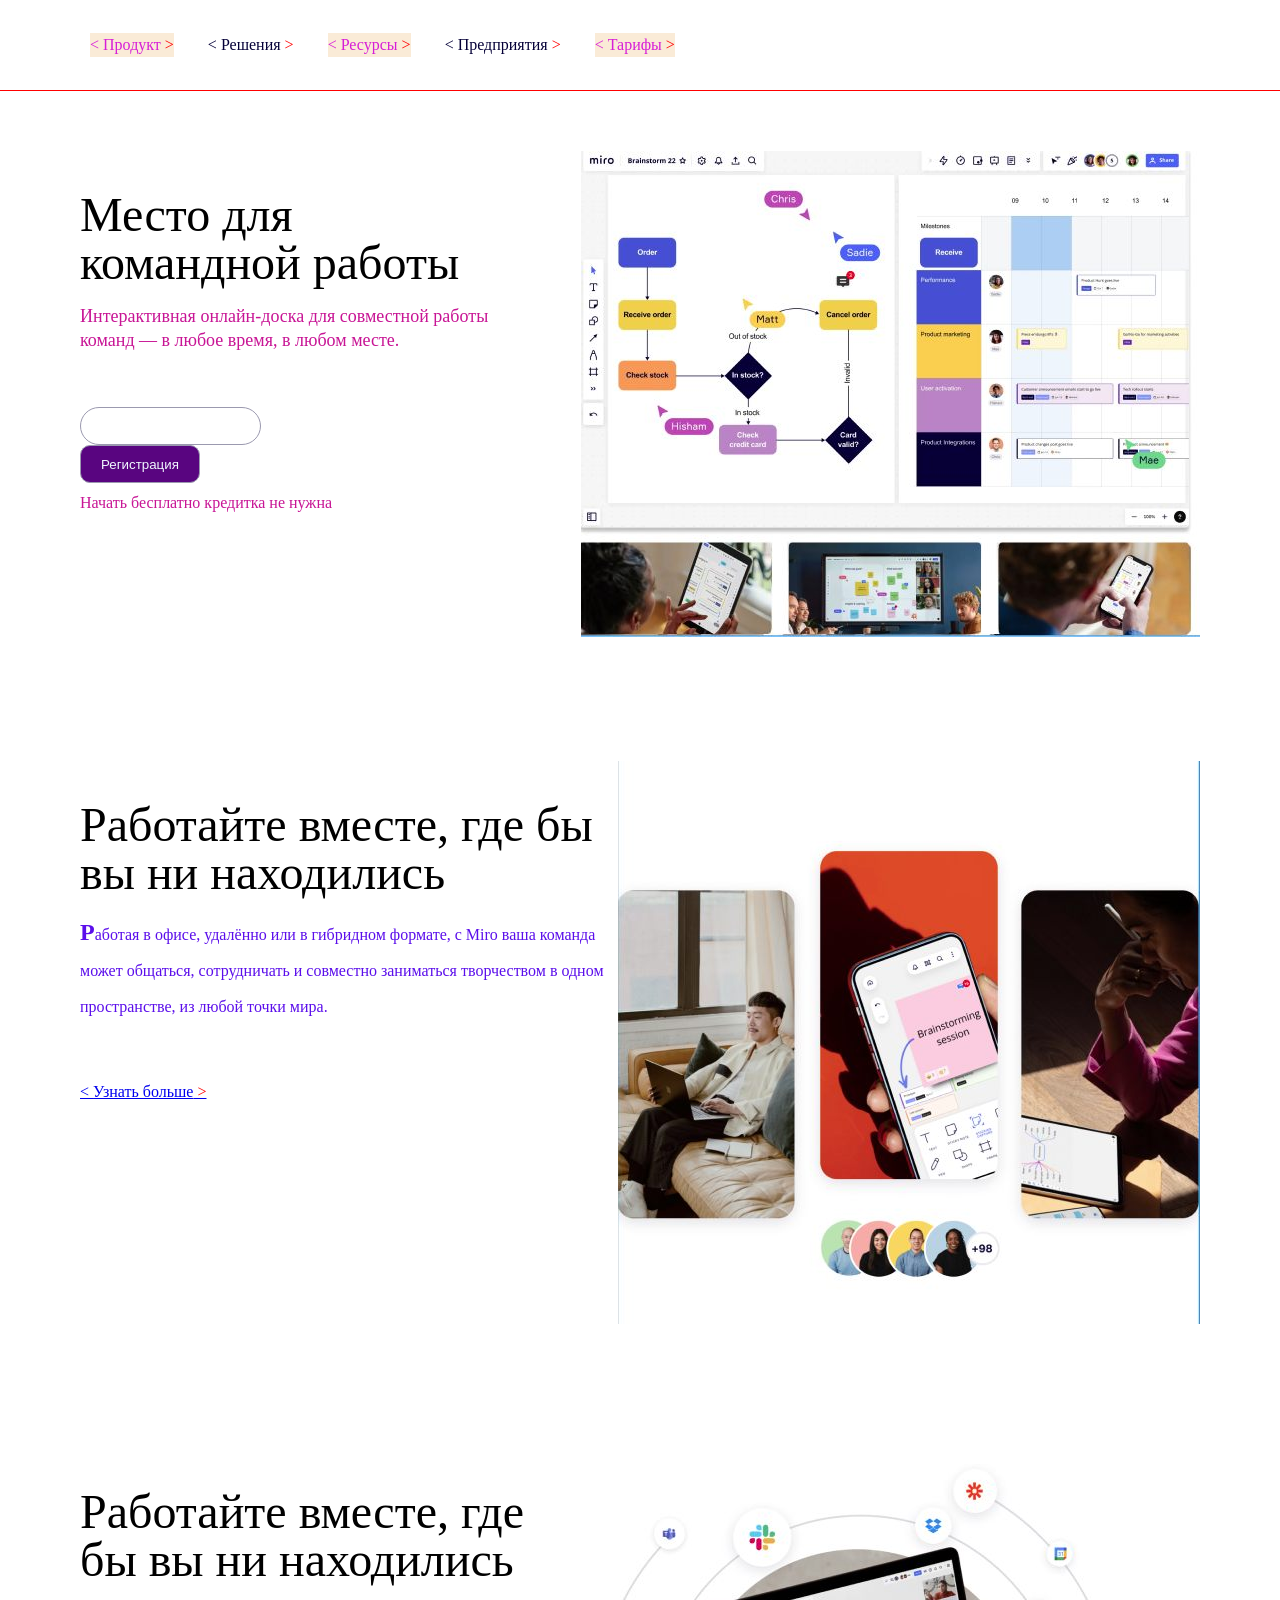
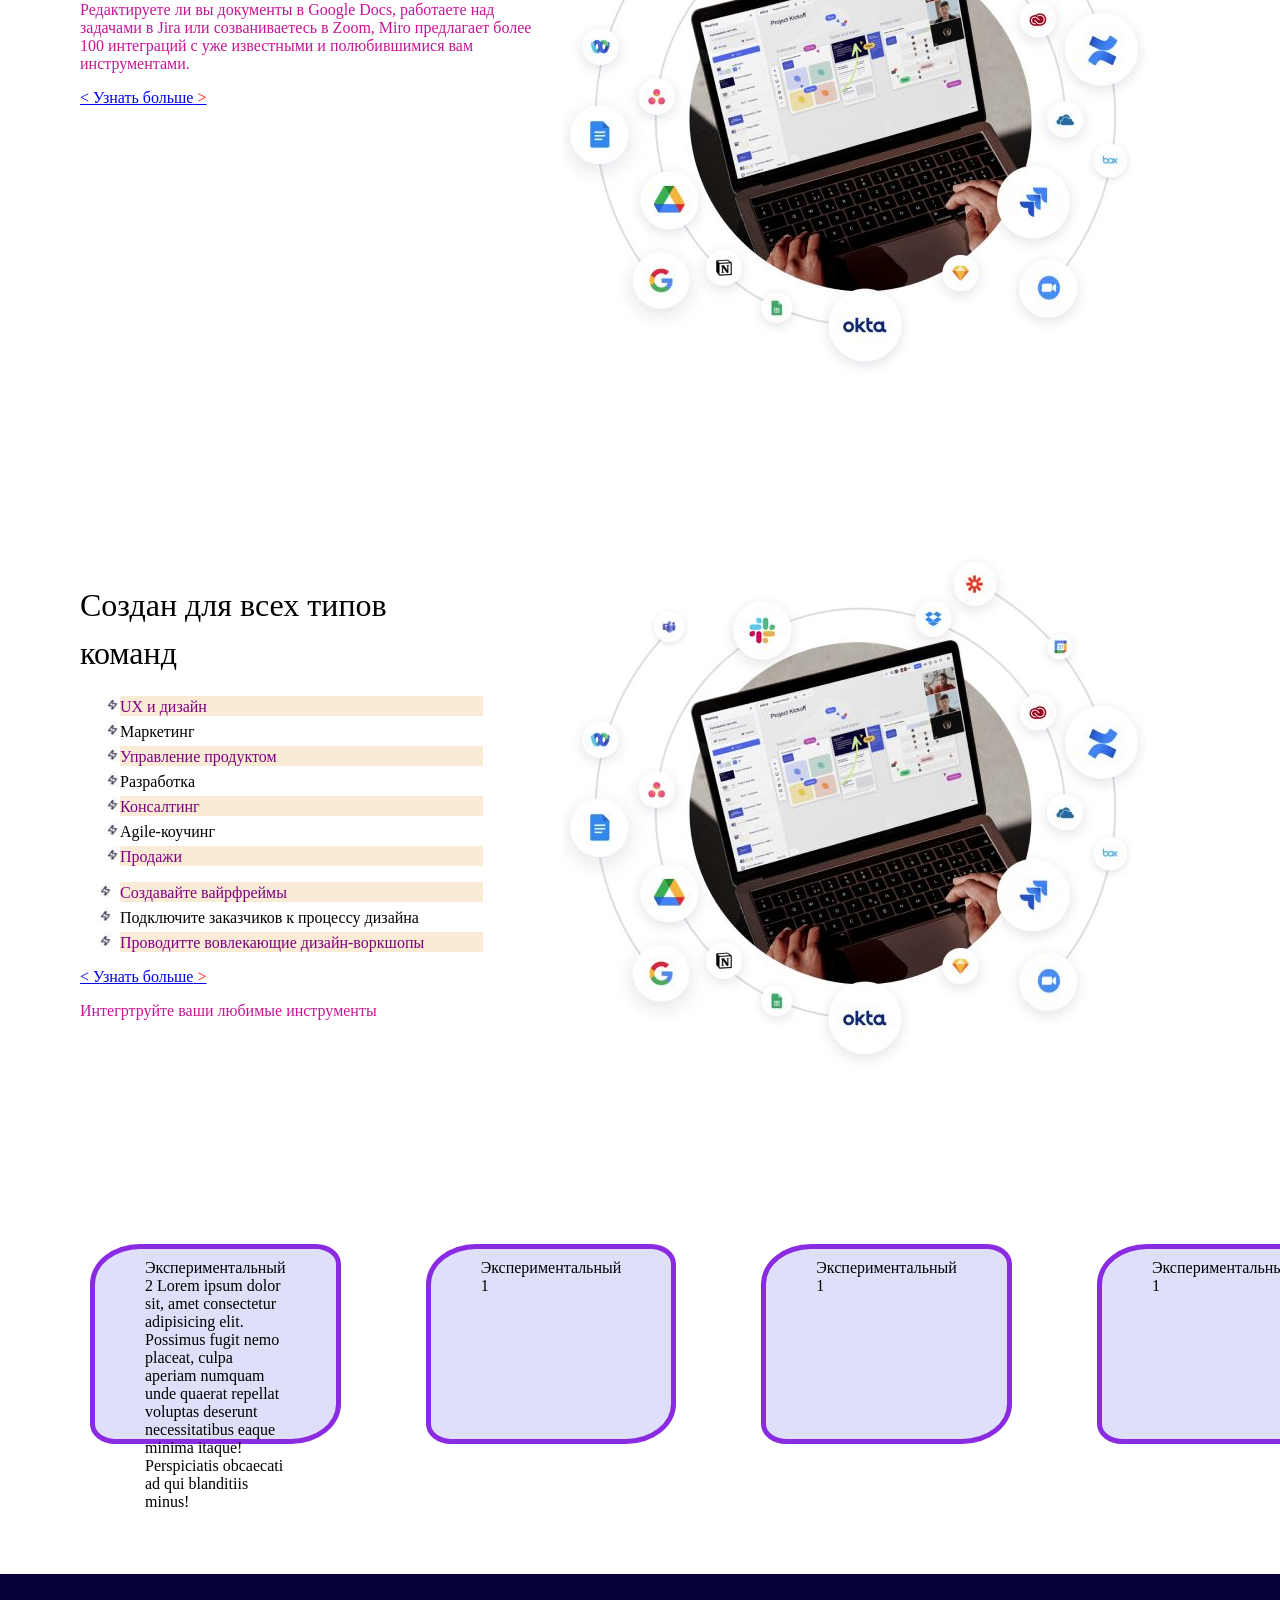
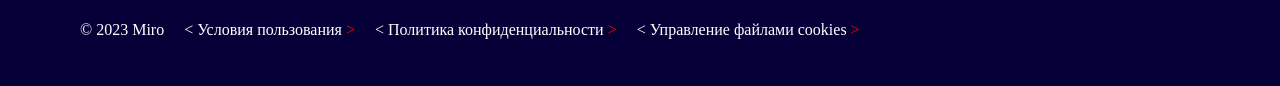
<file: 1-Mirs/index.html>
<!DOCTYPE html>
<html lang="ru">

<head>
    <meta charset="UTF-8">
    <meta name="viewport" content="width=device-width, initial-scale=1.0">
    <link rel="stylesheet" href="./styles/style.css">

    <title>Document</title>
</head>

<body>
    <header>
        <nav>
            <ul>
                <li><a href="#" target="_blank" rel="noopener noreferrer">Продукт</a></li>
                <li><a href="#" target="_blank" rel="noopener noreferrer">Решения</a></li>
                <li><a href="#" target="_blank" rel="noopener noreferrer">Ресурсы</a></li>
                <li><a href="#" target="_blank" rel="noopener noreferrer">Предприятия</a></li>
                <li><a href="#" target="_blank" rel="noopener noreferrer">Тарифы</a></li>
            </ul>
        </nav>
    </header>
    <main>
        <section id="hero">
            <div>
                <h1>Место для командной работы</h1>
                <p class="herotext">Интерактивная онлайн-доска для совместной работы команд — в любое время, в любом
                    месте.</p>

                <form action="/register" method="get" class="heroForm">
                    <div><input type="email" name="email" id="email"></div>
                    <div><button type="submit" id="heroButton">Регистрация</button></div>
                </form>

                <p>Начать бесплатно кредитка не нужна</p>
            </div>
            <div>
                <img src="./img/1.jpg" alt="Первое изображение">
            </div>
        </section>
        <section class="section">
            <div>
                <h1>Работайте вместе, где бы вы ни находились</h1>
                <p class="sectiontext">Работая в офисе, удалённо или в гибридном формате, с Miro ваша команда может
                    общаться, сотрудничать и
                    совместно заниматься творчеством в одном пространстве, из любой точки мира.</p>
                <br>
                <a href="#" target="_blank" rel="noopener noreferrer">Узнать больше</a>
            </div>
            <div>
                <img src="./img/2.jpg" alt="Какое-то еще изображение">
            </div>
        </section>
        <section class="section section-reverse">
            <div>
                <img src="./img/3.jpg" alt="Круглое изображение">
            </div>
            <div>
                <h1>Работайте вместе, где бы вы ни находились</h1>
                <p class="notsectiontext">Редактируете ли вы документы в Google Docs, работаете над задачами в Jira или
                    созваниваетесь в Zoom, Miro
                    предлагает более 100 интеграций с уже известными и полюбившимися вам инструментами.</p>
    
                <a href="#" target="_blank" rel="noopener noreferrer">Узнать больше</a>
            </div>
        </section>
        <section id="hero">
            <div>
                <h2>
                    Создан для всех типов команд
                </h2>
                <ul class="secSectionList">
                    <li>UX и дизайн</li>
                    <li>Маркетинг</li>
                    <li>Управление продуктом</li>
                    <li>Разработка</li>
                    <li>Консалтинг</li>
                    <li>Agile-коучинг</li>
                    <li>Продажи</li>
                </ul>
                <ul class="sectionList">
                    <li>Создавайте вайрфреймы</li>
                    <li>Подключите заказчиков к процессу дизайна</li>
                    <li>Проводитте вовлекающие дизайн-воркшопы</li>
                </ul>
                <a href="#" target="_blank" rel="noopener noreferrer">Узнать больше</a>
                <br>
                <p>Интегртруйте ваши любимые инструменты</p>
            </div>
            <div>
                <img src="./img/3.jpg" alt="заменить">
            </div>
        </section>
        <section class="exp" id="hero">
            <div> Экспериментальный 2 Lorem ipsum dolor sit, amet consectetur adipisicing elit. Possimus fugit nemo
                placeat, culpa aperiam numquam unde quaerat repellat voluptas deserunt necessitatibus eaque minima
                itaque! Perspiciatis obcaecati ad qui blanditiis minus!</div>
            <div> Экспериментальный 1 </div>
            <div> Экспериментальный 1 </div>
            <div> Экспериментальный 1 </div>
            <div> Экспериментальный 1 </div>
            <div> Экспериментальный 1 </div>
        </section>
    </main>
    <footer>
        <div>© 2023 Miro
            <a href="#" target="_blank" rel="noopener noreferrer" class="link">Условия пользования</a>
            <a href="#" target="_blank" rel="noopener noreferrer" class="link">Политика конфиденциальности</a>
            <a href="#" target="_blank" rel="noopener noreferrer" class="link">Управление файлами cookies</a>
        </div>
    </footer>
</body>

</html>
</file>
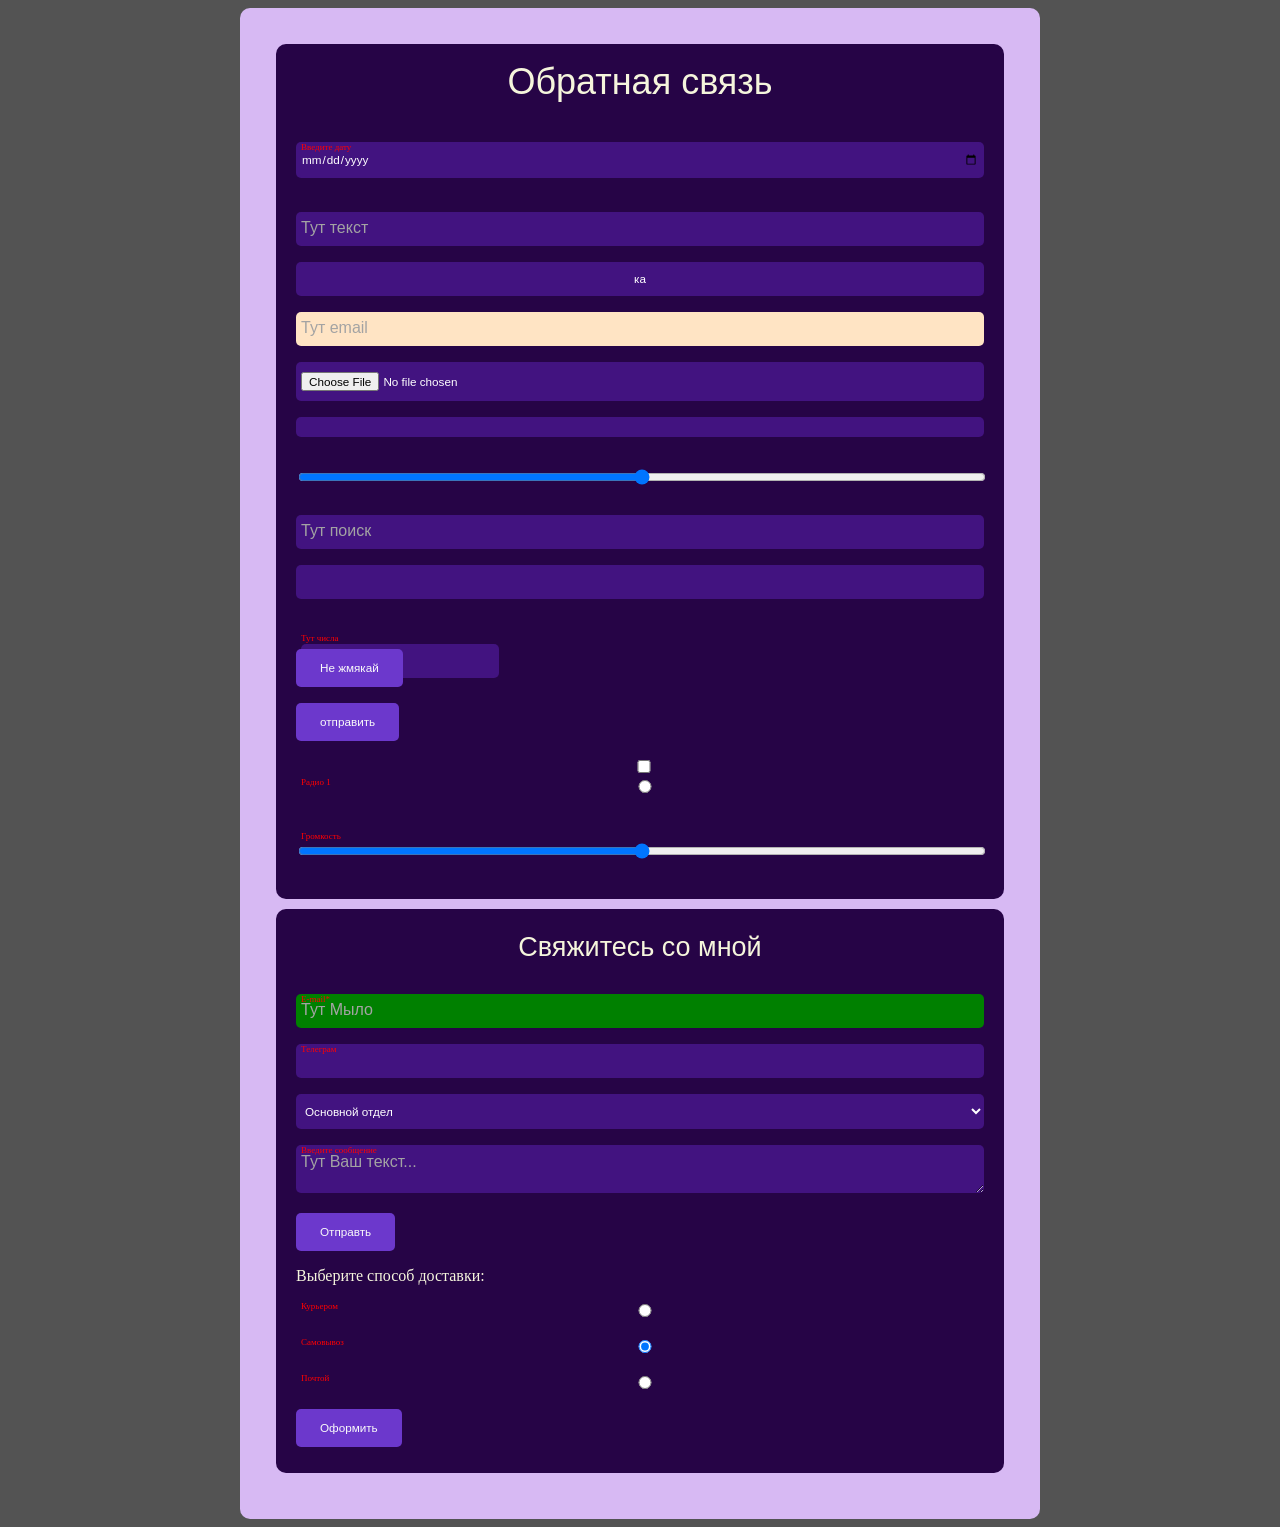
<file: 2-PurpleForm/index.html>
<!DOCTYPE html>
<html lang="en">

<head>
    <meta charset="UTF-8">
    <meta name="viewport" content="width=device-width, initial-scale=1.0">
    <link rel="stylesheet" href="./styles/style.css">
    <title>Формы</title>
</head>

<body>
    <main>
        <div class="allForm">
            <h1>Обратная связь</h1>
            <form action="/test">
                <div class="fields">
                    <label for="datab">Введите дату</label>
                    <input type="date" placeholder="дейт" id="datab">
                </div>
                <br>
                <div class="fields"><input type="text" placeholder="Тут текст"></div>
                <div class="fields"><input type="button" placeholder="Тут кноп" value="ка"></div>
                <div class="fields"><input type="email" placeholder="Тут email" name="мыло" id=""></div>
                <div class="fields"><input type="file" placeholder="Тут файл" name="файл" id=""></div>
                <div class="fields"><input type="image" placeholder="Тут фото" src="" alt=""></div>
                <div class="fields"><input type="range" placeholder="Тут range" name="" id=""></div>
                <div class="fields">
                    <input type="search" placeholder="Тут поиск" name="" id="">                   
                </div>
                <div class="fields"><input type="tel" name="" id=""></div>
                <br>
                <div class="fields">
                    <label>
                        <span>
                            Тут числа
                        </span>
                        <input type="number" placeholder="Тут цифры" name="num" id="">
                    </label>
                </div>
                <div class="fields"><button disabled="disabled">Не жмякай</button></div>
                <div class="fields"><button>отправить</button></div>
                <input type="checkbox" name="agree" id="agree">
                <div class="fields">
                    <label for="sel">Радио 1</label>
                    <input type="radio" name="selerad" id="sel">
                </div>
                <br>
        
                <div class="fields">
                    <label for="vol">Громкость</label>
                    <input type="range" name="volume" id="vol">
                </div>
            </form>
        </div>
    
        <div class = "allForm">
            <h2>Свяжитесь со мной</h2>
            <form action="#">
                <div class="fields">
                    <label for="ema">E-mail*</label>
                    <input type="email" placeholder="Тут Мыло" name="email" id="ema" required>
                </div>
                <div class="fields">
                    <label for="tg">Телеграм</label>
                    <input type="text" id="tg">
                </div>
    
                <div class="fields">
                    <select name="selth" id="selth">
                        <option value="main">Основной отдел</option>
                        <option value="sec">Второй отдел</option>
                    </select>
                </div>
                <div class="fields">
                    <label for="mess">Введите сообщение</label>
                    <textarea placeholder="Тут Ваш текст..." name="mess" id="mess"></textarea>
                </div>
                <div class="fields">
                    <button type="submit">Отправть</button>
                </div>
            </form>
            <div class="fields">
                <form action="/delivery" method="post">
                    <div>
                        <p>Выберите способ доставки:</p>
                    </div>
                    <div class="fields">
                        <label for="courier">Курьером</label>
                        <input type="radio" name="delivery" id="courier" value="courier">
                    </div>
                    <div class="fields">
                        <label for="pickup">Самовывоз</label>
                        <input type="radio" name="delivery" id="pickup" value="pickup" checked>
                    </div>
                    <div class="fields">
                        <label for="post">Почтой</label>
                        <input type="radio" name="delivery" id="post" value="post">
                    </div>
                    <div class="fields">
                        <button type="submit">Оформить</button>
                    </div>
                </form>
            </div>
    
    
        </div>
    </main>

</body>

</html>
</file>
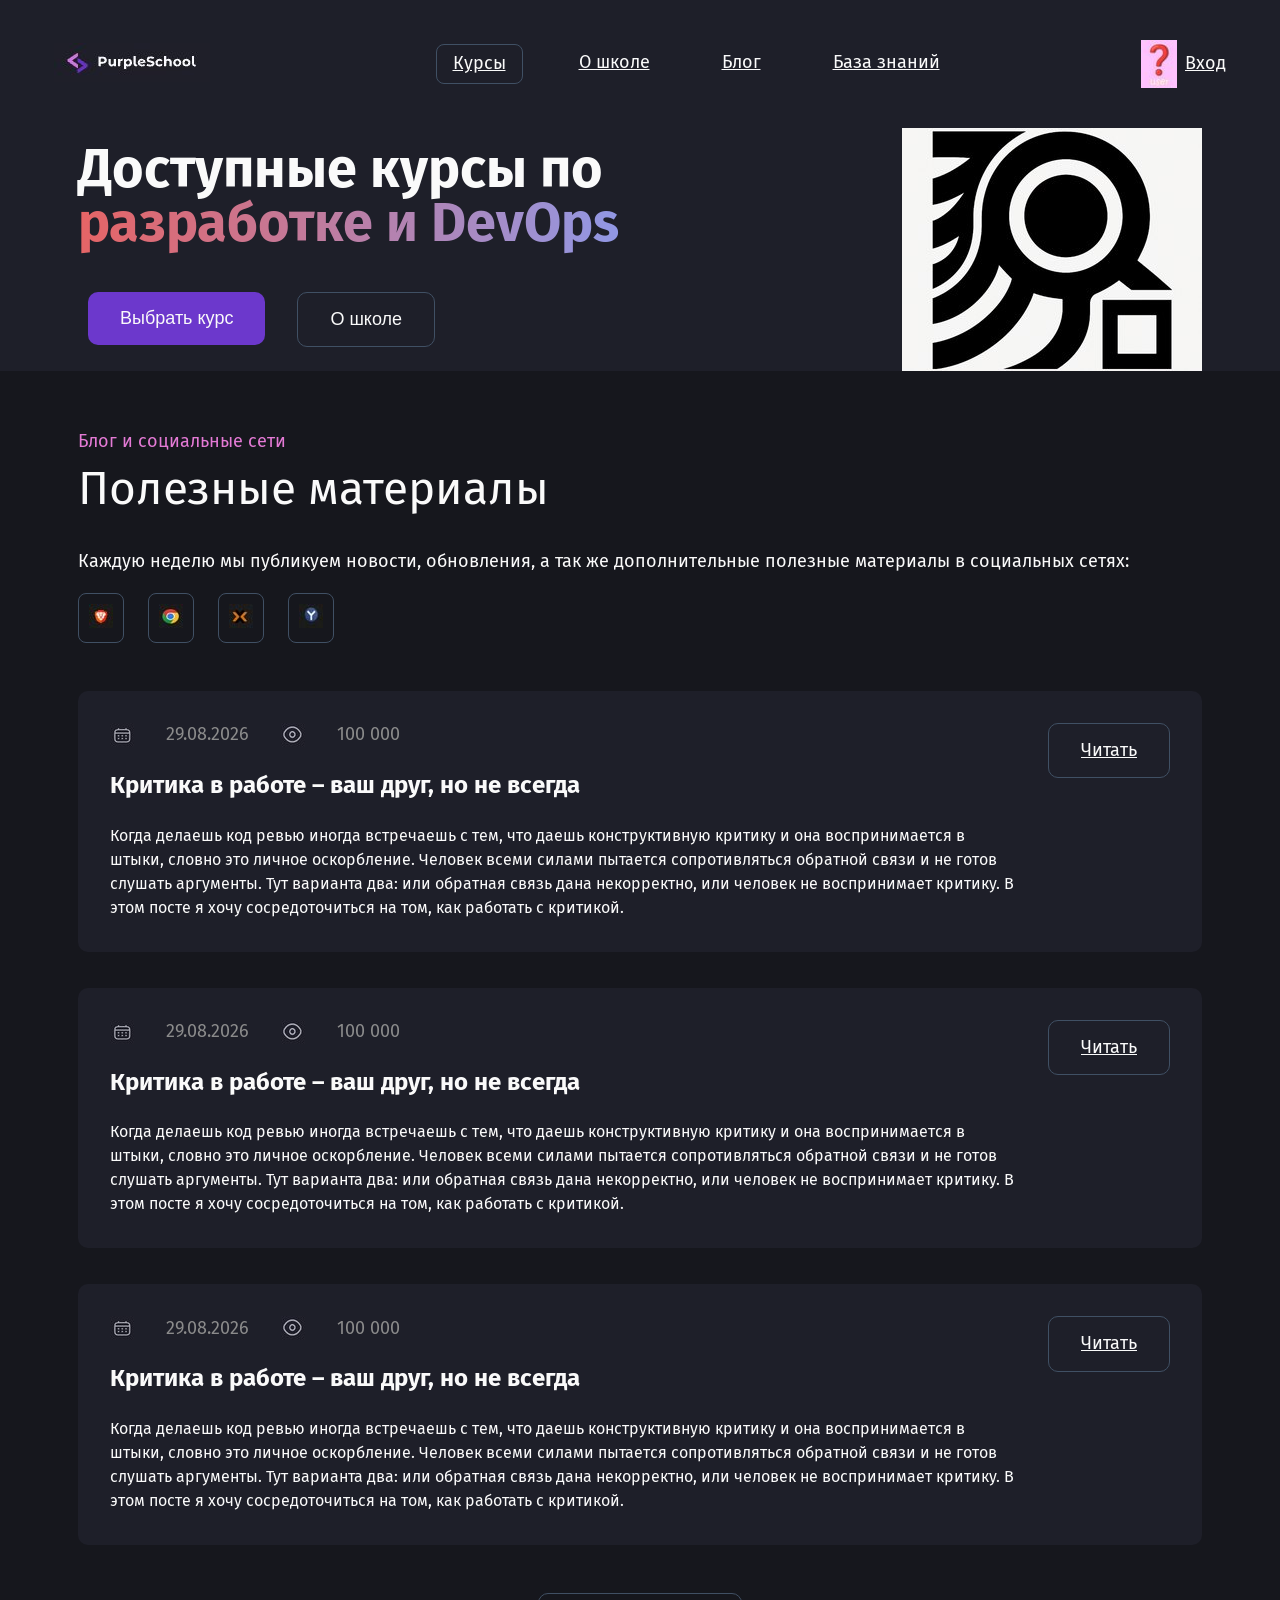
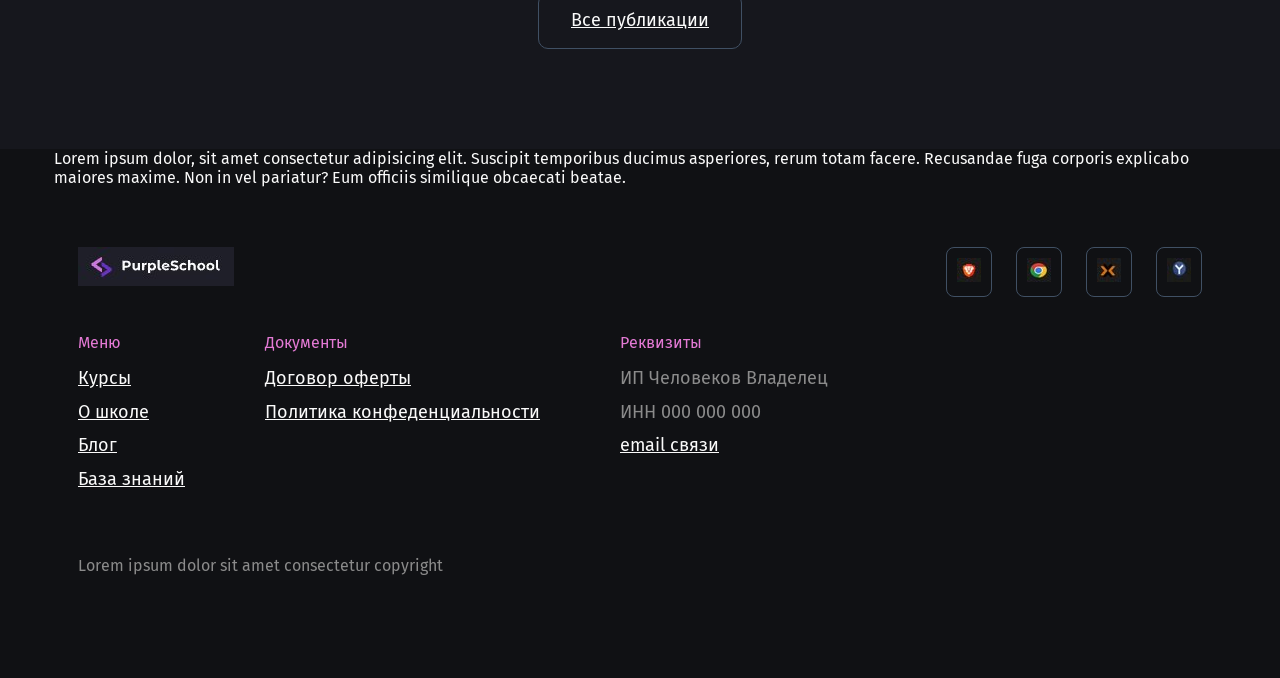
<file: 20-site/index.html>
<!doctype html>
<html lang="ru">
  <head>
    <meta charset="UTF-8" />
    <meta name="viewport" content="width=device-width, initial-scale=1.0" />
    <title>Школа разработки</title>
    <link rel="stylesheet" href="./style/header.css" />
    <link rel="stylesheet" href="./style/footer.css" />
    <link rel="stylesheet" href="./style/global.css" />
    <link rel="stylesheet" href="./style/page.css" />
    <link rel="stylesheet" href="./style/components.css" />
    <link rel="preconnect" href="https://fonts.googleapis.com" />
    <link rel="preconnect" href="https://fonts.gstatic.com" crossorigin />
    <link
      href="https://fonts.googleapis.com/css2?family=Fira+Sans:ital,wght@400;700&family=Neucha&display=swap"
      rel="stylesheet"
    />
  </head>

  <body>
    <header class="header">
      <div class="header__wrapper">
        <a href=""
          ><img class="header__logo" src="./images/logo.jpg" alt="логотип"
        /></a>
        <nav>
          <ul class="menu">
            <li class="menu__item menu__item_active"><a href="">Курсы</a></li>
            <li class="menu__item"><a href="">О школе</a></li>
            <li class="menu__item"><a href="">Блог</a></li>
            <li class="menu__item"><a href="">База знаний</a></li>
          </ul>
        </nav>
        <a class="header__login" href="#" aria-label="Вход в личный кабинет">
          <img src="./images/icon_user_noname.jpg" alt="иконка пользователя" />
          <div>Вход</div>
        </a>
        <button
          class="header__mobile-menu-button"
          aria-expanded="false"
          aria-haspopup="true"
        >
          <img src="./images/mmenu.jpg" alt="мобильное меню" />
        </button>
      </div>
    </header>
    <section class="section section_light">
      <div class="hero">
        <div class="hero__left">
          <h1 class="hero__h1">
            Доступные курсы по <br />
            <span class="hero__h1_gradient">разработке и DevOps</span>
          </h1>
          <div class="hero_cta">
            <a href="#"><button class="button button_primary">Выбрать курс</button></a>
            <a href="#"><button class="button button_ghost">О школе</button></a>
          </div>
        </div>
        <img
          class="hero__right"
          src="./images/heroblock.jpg"
          alt="фото курса"
        />
      </div>
    </section>
    <section class="section">
      <div class="section__wrapper">
        <div class="headling">
          <div class="headling__top">Блог и социальные сети</div>
          <h2 class="headling__bottom">Полезные материалы</h2>
        </div>
        <p class="paragraph paragraph_32">
          Каждую неделю мы публикуем новости, обновления, а так же
          дополнительные полезные материалы в социальных сетях:
        </p>
        <div class="social-icons">
          <a href="#" class="social-icons__icon"
            ><img src="./icon/icon_brave.jpg" alt="Brave school"
          /></a>
          <a href="#" class="social-icons__icon"
            ><img src="./icon/icon_gobro.jpg" alt="Google school"
          /></a>
          <a href="#" class="social-icons__icon"
            ><img src="./icon/icon_proxmox.jpg" alt="Proxmox school"
          /></a>
          <a href="#" class="social-icons__icon"
            ><img src="./icon/icon_yabro.jpg" alt="Yandex school"
          /></a>
        </div>
        <div class="post-wrapper">
            <article>
                <div class="post card card__32">
                    <div class="post__content">
                        <div class="post__stats">
                            <div class="post__stat">
                                <img src="./icon/icon_calendar.jpg" alt="дата выхода">
                                29.08.2026
                                <img src="./icon/icon_eye.jpg" alt="проосмотры">
                                100 000
                            </div>
                        </div>
                        <h3 class="post__header">Критика в работе – ваш друг, но не всегда
                        </h3>
                        <div class="post__description">Когда делаешь код ревью иногда встречаешь с тем, что даешь конструктивную критику и она воспринимается в штыки, словно это личное оскорбление. Человек всеми силами пытается сопротивляться обратной связи и не готов слушать аргументы. Тут варианта два: или обратная связь дана некорректно, или человек не воспринимает критику. В этом посте я хочу сосредоточиться на том, как работать с критикой.
                        </div>
                    </div>
                    <div class="post__button">
                        <a href="#" class="button button_ghost">Читать</a>
                    </div>
                </div>
            </article>
                        <article>
                <div class="post card card__32">
                    <div class="post__content">
                        <div class="post__stats">
                            <div class="post__stat">
                                <img src="./icon/icon_calendar.jpg" alt="дата выхода">
                                29.08.2026
                                <img src="./icon/icon_eye.jpg" alt="проосмотры">
                                100 000
                            </div>
                        </div>
                        <h3 class="post__header">Критика в работе – ваш друг, но не всегда
                        </h3>
                        <div class="post__description">Когда делаешь код ревью иногда встречаешь с тем, что даешь конструктивную критику и она воспринимается в штыки, словно это личное оскорбление. Человек всеми силами пытается сопротивляться обратной связи и не готов слушать аргументы. Тут варианта два: или обратная связь дана некорректно, или человек не воспринимает критику. В этом посте я хочу сосредоточиться на том, как работать с критикой.
                        </div>
                    </div>
                    <div class="post__button">
                        <a href="#" class="button button_ghost">Читать</a>
                    </div>
                </div>
            </article>
                        <article>
                <div class="post card card__32">
                    <div class="post__content">
                        <div class="post__stats">
                            <div class="post__stat">
                                <img src="./icon/icon_calendar.jpg" alt="дата выхода">
                                29.08.2026
                                <img src="./icon/icon_eye.jpg" alt="проосмотры">
                                100 000
                            </div>
                        </div>
                        <h3 class="post__header">Критика в работе – ваш друг, но не всегда
                        </h3>
                        <div class="post__description">Когда делаешь код ревью иногда встречаешь с тем, что даешь конструктивную критику и она воспринимается в штыки, словно это личное оскорбление. Человек всеми силами пытается сопротивляться обратной связи и не готов слушать аргументы. Тут варианта два: или обратная связь дана некорректно, или человек не воспринимает критику. В этом посте я хочу сосредоточиться на том, как работать с критикой.
                        </div>
                    </div>
                    <div class="post__button">
                        <a href="#" class="button button_ghost">Читать</a>
                    </div>
                </div>
            </article>
        </div>
        <div class="button-more">
             <a href="#" class="button button_ghost">Все публикации</a>
        </div>
      </div>
    </section>
    <footer class="footer">
      <div class="fadetext">
        Lorem ipsum dolor, sit amet consectetur adipisicing elit. Suscipit
        temporibus ducimus asperiores, rerum totam facere. Recusandae fuga
        corporis explicabo maiores maxime. Non in vel pariatur? Eum officiis
        similique obcaecati beatae.
      </div>
      <div class="footer__wrapper">
        <div class="footer__social">
          <div>
            <a href="#"
              ><img class="footer__logo" src="./images/logo.jpg" alt="логотип"
            /></a>
          </div>
          <div class="social-icons">
            <a href="#" class="social-icons__icon"
              ><img src="./icon/icon_brave.jpg" alt="Brave school"
            /></a>
            <a href="#" class="social-icons__icon"
              ><img src="./icon/icon_gobro.jpg" alt="Google school"
            /></a>
            <a href="#" class="social-icons__icon"
              ><img src="./icon/icon_proxmox.jpg" alt="Proxmox school"
            /></a>
            <a href="#" class="social-icons__icon"
              ><img src="./icon/icon_yabro.jpg" alt="Yandex school"
            /></a>
          </div>
        </div>
        <div class="footer__menu">
          <nav>
            <div class="footer__menu-header">Меню</div>
            <ul class="menu-small">
              <li class="menu-small__item"><a href="">Курсы</a></li>
              <li class="menu-small__item"><a href="">О школе</a></li>
              <li class="menu-small__item"><a href="">Блог</a></li>
              <li class="menu-small__item"><a href="">База знаний</a></li>
            </ul>
          </nav>
          <div>
            <div class="footer__menu-header">Документы</div>
            <ul class="menu-small">
              <li class="menu-small__item"><a href="">Договор оферты</a></li>
              <li class="menu-small__item">
                <a href="">Политика конфеденциальности</a>
              </li>
            </ul>
          </div>
          <div>
            <div class="footer__menu-header">Реквизиты</div>
            <ul class="menu-small">
              <li class="menu-small__item">ИП Человеков Владелец</li>
              <li class="menu-small__item">ИНН 000 000 000</li>
              <li class="menu-small__item"><a href="">email связи</a></li>
            </ul>
          </div>
        </div>
        <div class="footer__copyrights">
          Lorem ipsum dolor sit amet consectetur copyright
        </div>
      </div>
    </footer>
  </body>
</html>
</file>
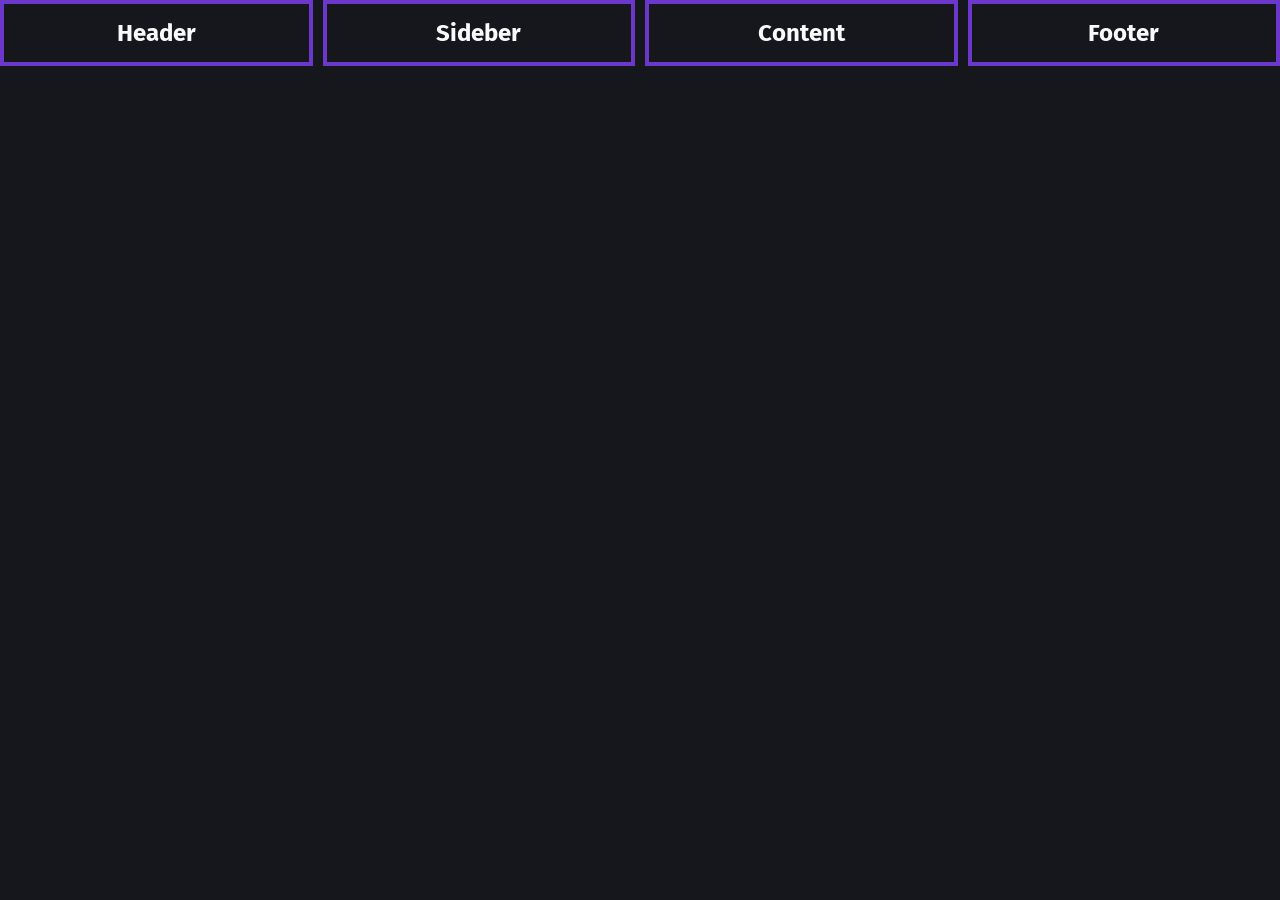
<file: 21-grid/index.html>
<!DOCTYPE html>
<html lang="ru">

<head>
    <meta charset="UTF-8">
    <meta name="viewport" content="width=device-width, initial-scale=1.0">
    <title>Гриды</title>
    <link rel="stylesheet" href="./styles/styles.css">
    <link rel="preconnect" href="https://fonts.googleapis.com" />
    <link rel="preconnect" href="https://fonts.gstatic.com" crossorigin />
    <link href="https://fonts.googleapis.com/css2?family=Fira+Sans:ital,wght@400;700&family=Neucha&display=swap"
        rel="stylesheet" />
</head>

<body>

    <div class="wrapper">
        <div class="item">Header</div>
        <div class="item">Sideber</div>
        <div class="item">Content</div>
        <div class="item">Footer</div>
   <!--   <div class="item">1</div>
        <div class="item">2</div>
        <div class="item">3</div>
        <div class="item">4</div>
        <div class="item">5</div>
        <div class="item">6</div>
        <div class="item">7</div>
        <div class="item">8</div>
        <div class="item">9</div>
        <div class="item">10</div>
        <div class="item item_11">11</div>
        <div class="item">121111111111111111111</div>
        <div class="item">13</div>
        <div class="item">14</div>
        <div class="item">15</div>
        <div class="item">16</div>
        <div class="item">17</div>
        <div class="item">18</div>
        <div class="item">19</div>
        <div class="item">20</div>
        <div class="item">21</div>
        <div class="item">22</div>
        <div class="item">23</div>-->  
    </div>

</body>

</html>
</file>
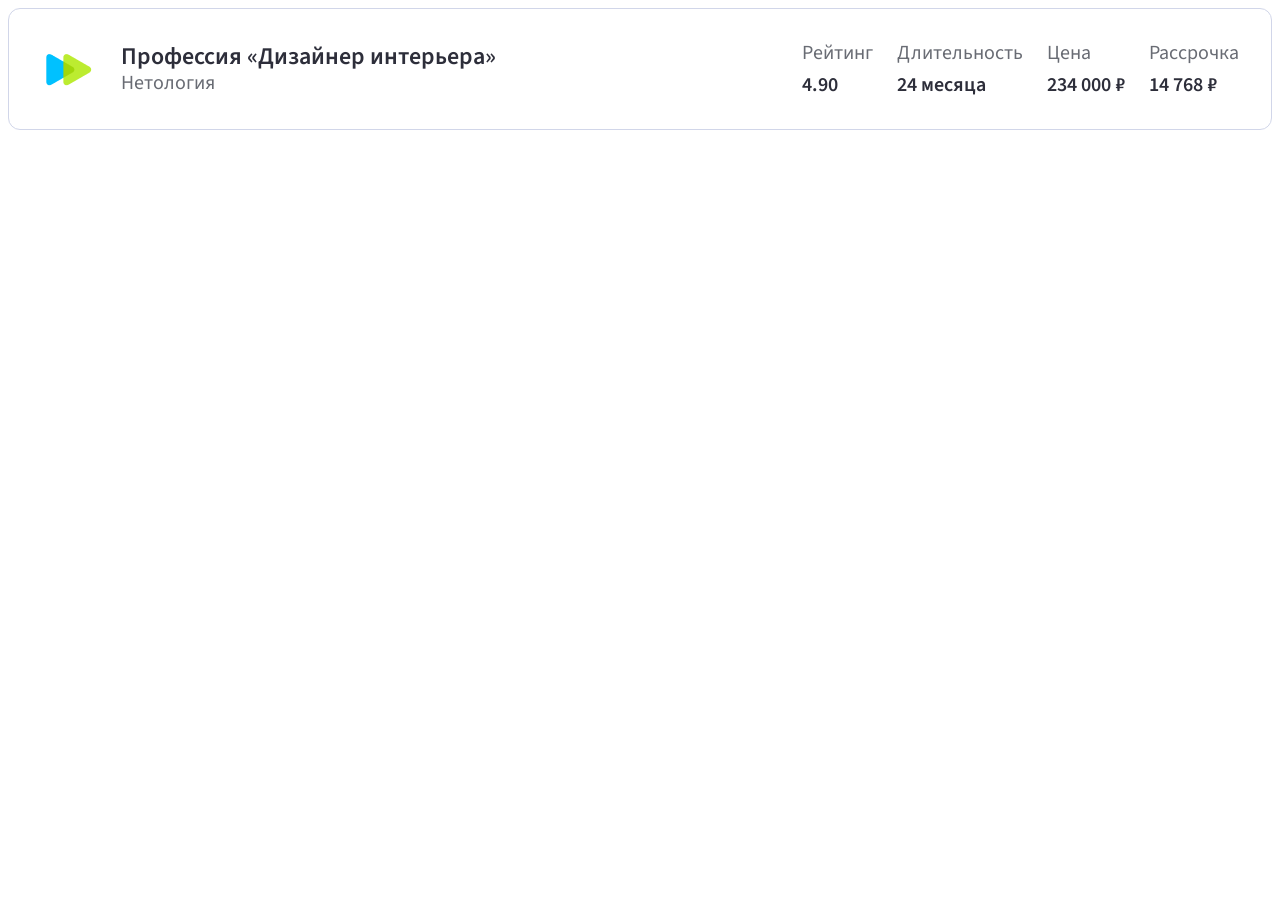
<file: 3-Flexbox/index.html>
<!DOCTYPE html>
<html lang="en">
<head>
	<meta charset="UTF-8">
	<meta http-equiv="X-UA-Compatible" content="IE=edge">
	<meta name="viewport" content="width=device-width, initial-scale=1.0">
	<title>PurpleSchool - Flexbox</title>
	<link rel="preconnect" href="https://fonts.googleapis.com">
	<link rel="stylesheet" href="./index.css">
	<link rel="preconnect" href="https://fonts.googleapis.com">
	<link rel="preconnect" href="https://fonts.gstatic.com" crossorigin>
	<link href="https://fonts.googleapis.com/css2?family=Source+Sans+Pro:wght@400;600&display=swap" rel="stylesheet">
</head>
<body>
	<div class="card">
		<div class="card__name">
			<img src="./icons/logo.png" alt="SkyPro">
			<div>
				<div class="card__title">Профессия «Дизайнер интерьера»</div>
				<div class="card__school">Нетология</div>
			</div>
		</div>
		<div class="card__stats">
			<div class="card__stat">
				<div>Рейтинг</div>
				<div>4.90</div>
			</div>
			<div class="card__stat">
				<div>Длительность</div>
				<div>24 месяца</div>
			</div>
			<div class="card__stat">
				<div>Цена</div>
				<div>234 000 ₽</div>
			</div>
			<div class="card__stat">
				<div>Рассрочка</div>
				<div>14 768 ₽</div>
			</div>
		</div>
	</div>
</body>
</html>
</file>
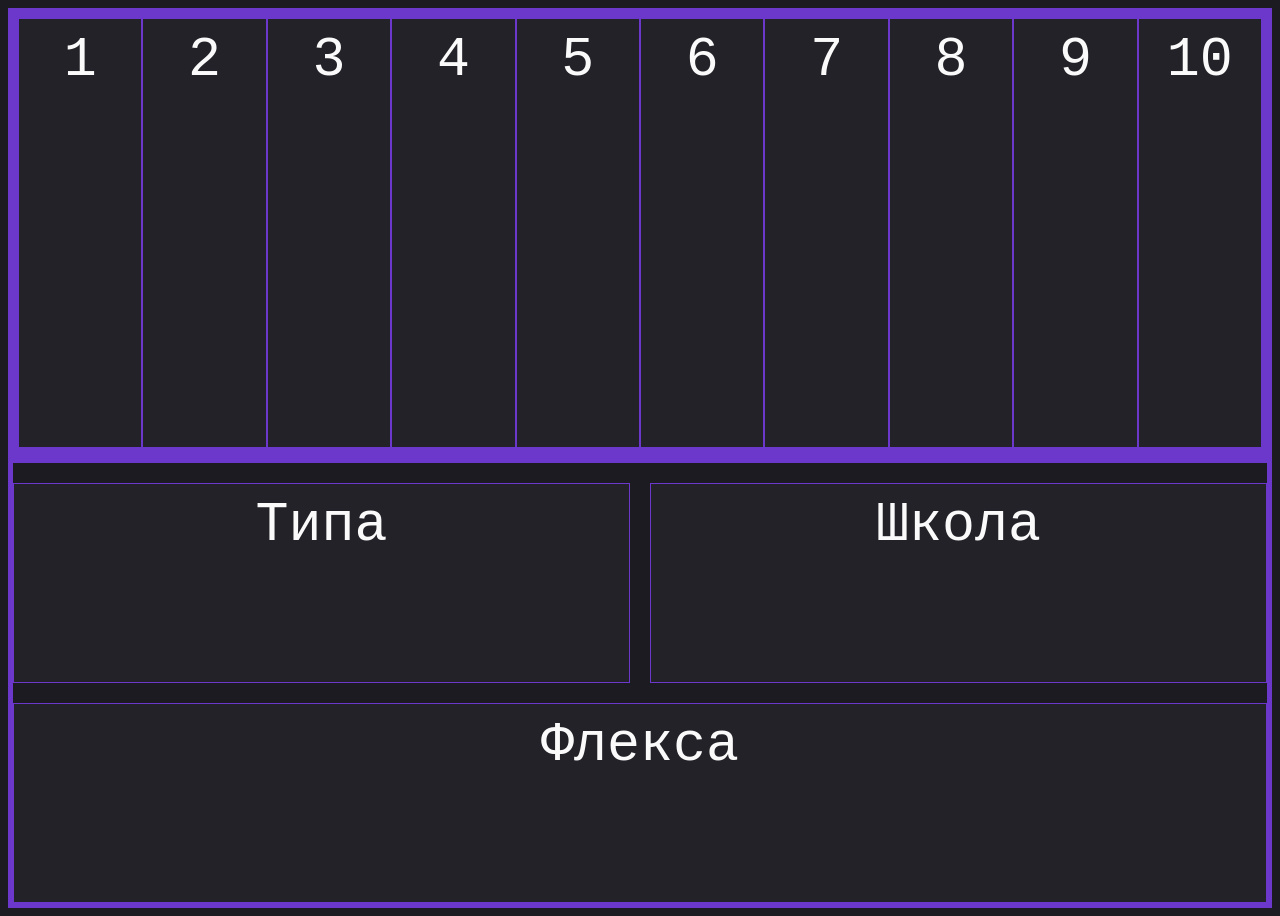
<file: 3-FlexboxMine/index.html>
<!DOCTYPE html>
<html lang="en">
<head>
	<meta charset="UTF-8">
	<meta http-equiv="X-UA-Compatible" content="IE=edge">
	<meta name="viewport" content="width=device-width, initial-scale=1.0">
	<title>PurpleSchool - Flexbox</title>
	<link rel="preconnect" href="https://fonts.googleapis.com">
	<link rel="stylesheet" href="./index.css">
	<link rel="preconnect" href="https://fonts.googleapis.com">
	<link rel="preconnect" href="https://fonts.gstatic.com" crossorigin>
	<link href="https://fonts.googleapis.com/css2?family=Source+Sans+Pro:wght@400;600&display=swap" rel="stylesheet">
</head>
<body>
	<div class="card">
        <div class="item item1">1</div>
        <div class="item item2">2</div>
        <div class="item item3">3</div>
        <div class="item item4">4</div>
        <div class="item item5">5</div>
        <div class="item item6">6</div>
        <div class="item item7">7</div>
        <div class="item item8">8</div>
        <div class="item item9">9</div>
        <div class="item item10">10</div>
	</div>
    <div class="basis">
        <div class="itemba it1">Типа</div>
        <div class="itemba it2">Школа</div>
        <div class="itemba it3">Флекса</div>
    </div>
</body>
</html>
</file>
<file: 1-Mirs/styles/style.css>
* {
  box-sizing: border-box;
}

body {
  margin: 0;
}

footer {
  background: #050038;
  padding: 47px 40px;
  color: #ffffff;
}

footer > div {
  max-width: 1200px;
  margin: 0 auto;
  display: flex;
  gap: 20px;
  padding: 0 40px;
}

footer a {
  color: #ffffff;
  text-decoration: none;
}

#heroButton {
  background-color: rgb(89, 5, 128);
  color: aliceblue;
  transition: background-color 1s 1s, border-radius 1s 2s;
  margin: 0 auto;
}

#heroButton:hover {
  background-color: blueviolet;
  border-radius: 15px;
}

#heroButton:active {
  background-color: blueviolet;
}

.heroForm input:focus {
  background-color: aquamarine;
  border-radius: 3px;
}

.link {
  text-decoration: wavy;
}

.link:hover {
  color: aqua;
}

a::after {
  color: red;
  content: " > ";
}

a::before {
  content: " < ";
}

nav {
  padding: 33px 50px;
  margin-bottom: 60px;
  max-width: 1200px;
  margin: 0 auto;
}

nav ul {
  display: flex;
  gap: 34px;
  list-style: none;
  padding: 0;
  /*обнулили отступы*/
  margin: 0;

}

h1 {
  margin: 40px 0 17px 0;
  font-size: 3em;
}

h2 {
  margin: 40px 0 19px 0;
  font-size: 2em;
}

h1,
h2 {
  font-weight: 400;
  font-size: max ( 4em, 48px );
  line-height: 48px;
}

p {
  font-weight: 400;
  color: rgb(91, 14, 235);
}

.herotext {
  font-size: 18px;
  line-height: 24px;
  margin: 0 0 55px 0;
}

.sectiontext {
  font-size: 16px;
  line-height: 36px;
  margin: 0 0 40px 0;
}

.sectiontext::first-letter {
  /* Увеличит первую букву ровно в 1.5 раза от базового размера */
  font-size: 1.5em;
  /* Делает букву жирной, чтобы она выделялась */
  font-weight: 700;
}

header a {
  font-weight: 400;
  font-size: 16px;
  line-height: 24px;
  color: #050038;
  text-decoration: none;
}

.heroform {
  display: flex;
  flex-direction: column;
  gap: 10px;
}

.heroForm input {
  border-radius: 32px;
  border: 1px solid #9B99AF;
  height: 38px;
  padding: 0 0 0 10px;
}

.heroForm button {
  height: 38px;
  border-radius: 10px;
  border: 1px solid #9B99AF;
  padding: 10px 20px;
}

.heroForm+p {
  font-weight: 400;
  font-size: 16px;
  line-height: 24px;
  color: #050038;
  margin: 8px 0 52px 0;
}

input:invalid {
  background: red;
}

input:invalid {
  background: green;
}

/*
ul li:first-child {
  color: purple;
}

ul li:last-child {
  color: greenyellow;
}*/

ul li:nth-child(2n-1) {
  color: purple;
  background-color: antiquewhite;

  & a {
    color: rgb(215, 30, 215);
    background-color: antiquewhite;
  }
}

ul li:hover {
  padding-left: 5px;
  transition: padding-left 0.5s;
}

p:not(.sectiontext) {
  color: rgb(200, 21, 149);
}

.sectionList {
  list-style: none;
  list-style-image: url(../img/chk.webp);
  display: flex;
  flex-direction: column;
  gap: 5px;
}

.secSectionList {
  list-style: none;
  display: flex;
  flex-direction: column;
  gap: 5px;
}

.secSectionList li::marker {
  content: url(../img/chk.webp);
}

.exp div {
  background-color: rgb(223, 223, 250);
  width: 20vw;
  height: 200px;
  padding: 10px 50px 20px 50px;
  margin: 10px;
  border-width: 5px;
  border-style: solid;
  border-color: blueviolet;
  border-radius: 20% 10%;
  box-sizing: border-box;
  transition: margin-left 2s, background-color 1s, transform 1s;
}

.exp div:nth-child(1):hover {
  background-color: #9B99AF;
  margin-left: 40px;
  transform: rotate(45deg); /*rotate3d 6 граней есть ещё*/
}

.exp div:nth-child(2):hover {
  margin-left: 40px;
  transform: scale(0.5,1);
  transform-origin: left bottom;
}

.exp div:nth-child(3):hover {
  margin-left: 40px;
  transform: translateX(200px);
}

.exp div:nth-child(4):hover {
  transition-timing-function: cubic-bezier(0.075, 0.82, 0.165, 1);
}

.exp div:nth-child(5):hover {
  transform:skewX(10deg);
}

.exp div:nth-child(6):hover {
  animation: my-move 2s ease forwards;
}

@keyframes my-move {
  50% {transform: translateX(10%);}
  100% {transform: translateX(10%) translateY(10%);}
}

section {
  max-width: 1200px;
  margin: 0 auto;
  padding: 0 40px 0;
  margin-bottom: 120px;
}

.section {
  display: flex;
}

.section-reverse {
    display: flex;
  flex-direction: row-reverse;

}

#hero {
  display: flex;
  gap: 65px;
}

header {
    border-bottom: 1px solid red;
    margin-bottom: 60px;
}
</file>
<file: 2-PurpleForm/styles/style.css>
* {
  box-sizing: border-box;
}

body {
  background-color: rgb(83, 83, 83);
}

main {
  background-color: rgb(215, 185, 243);
  border-radius: 10px;
  padding: 36px;
  max-width: 800px;
  min-width: 300px;
  margin: 0 auto;
}

.allForm {
  background-color: rgb(38, 4, 70);
  margin-bottom: 10px;
  border-radius: 10px;
  padding: 10px 20px 10px 20px;
  color: beige;
}

.downForm {
  color: aliceblue;
  background-color: rgb(44, 6, 78);
  margin-bottom: 10px;
  border-radius: 10px;
  padding: 10px 20px 10px 20px;
}

input[type="email"] {
  background-color: bisque;
}

input,
textarea,
select {
  font-family: 'Trebuchet MS', 'Lucida Sans Unicode', 'Lucida Grande', 'Lucida Sans', Arial, sans-serif, monospace;
  background-color: rgb(66, 19, 128);
  color: rgb(255, 255, 255);
  font-weight: 400;
  font-size: 1.3vh;
  line-height: 120%;
  padding: 10px 5px 10px;
  border-radius: 5px;
  border: none;
  width: 100%;
}

input::placeholder,
textarea::placeholder,
select::placeholder {
    color: #a3a3a3;
    font-size: 16px;

}

input:invalid {
  background: red;
}

input:invalid {
  background: green;
}

.fields {
  margin-bottom: 16px;
  position: relative;
}

label {
  color: red;
  position: absolute;
  top: 0;
  left: 5px;
  font-weight: 400;
  font-size: 1vh;
  line-height: 120%;
}

button {
  padding: 12px 24px;
  border-radius: 5px;
  border: none;
  background-color: #6c38cc;
  color: #fafafa;
    font-weight: 400;
  font-size: 1.3vh;
  line-height: 120%;
  text-align: center;
}

h1 {
  margin: 0 0 32px 0;
  font-size: 4vmin;
}

h2 {
  margin: 0 0 19px 0;
  font-size: 3vmin;
}

h1,
h2 {
  font-family: 'Trebuchet MS', 'Lucida Sans Unicode', 'Lucida Grande', 'Lucida Sans', Arial, sans-serif, monospace;
  text-align: center;
  font-weight: 400;
  line-height: 56px;
}
</file>
<file: 20-site/style/header.css>
.header {
    background-color: var(--color-bg-medium);

}

.header__wrapper {
    max-width: var(--layout-width); /*вычисляем отсутпы*/
    margin: 0 auto;
    display: flex;
    justify-content: space-between;
    align-items: center;
    padding: 40px 0;
}


/*Login*/

.header__login {
    display: flex;
    gap: 8px;
    align-items: center;
    font-size: 18px;
    line-height: 120%;
    color: var(--color-text);
}

.header__login:hover {
    cursor: pointer;
    color: var(--color-link-hover);
}

.header__mobile-menu-button {
    display: none;
}


@media (max-width: 960px) {
    .header__login {
        display: none;
    }
    .header__logo {
        max-width: 100px;
    }
    .header__mobile-menu-button { /*отменили все стили чтобы не перекрыли*/
        display: block; 
        background: none;
        border: none;
        cursor: pointer;
    }
}

@media (max-width: 480px) {
    .header__login {
        max-width: 50px;
    }
    .header__logo {
        max-width: 170px;
    }
    .header__wrapper {
        padding: 30px 24px;
    }
}

/* Menu*/

.menu {
    display: flex;
    list-style: none;
    gap: 40px;
    margin: 0;
}

.menu__item {
    padding: 8px 16px;
}

.menu__item a {
    cursor: pointer;
    font-size: 18px;
    line-height: 120%;
    color: var(--color-text);
}

.menu__item:hover a {
    color: var(--color-link-hover);
}

.menu__item_active {
    border: 1px solid var(--color-stroke);
    border-radius: var(--border-8);

}

@media (max-width: 960px) {
    .menu {
        display: none;
    }
}

.fadetext {
    max-width: var(--layout-width);
    margin: 0 auto;
    color: var(--color-text);
    animation: fadeFromBg 1s ease-in forwards;
}

@keyframes fadeFromBg {
    0% {
        color: var(--color-bg);
        /* Тот же цвет, что и фон — текст невидим */
    }

    100% {
        color: var(--color-text);
        /* Полностью проявился */
    }
}

.header_hero {
    display: flex;
}
</file>
<file: 20-site/style/footer.css>
.footer {
    background-color: var(--color-footer);
}

.footer__wrapper {
    max-width: var(--layout-width);
    /*вычисляем отсутпы*/
    margin: 0 auto;
    padding: 60px 24px 100px;
}

.footer__social {
    display: flex;
    justify-content: space-between;
    margin-bottom: 36px;
    gap: 24px;

}

.footer__menu {
    display: flex;
    gap: 24px 80px;
    margin-bottom: 48px;
}

.footer__menu-header {
    font-weight: 400;
    font-size: 16px;
    line-height: 120%;
    color: var(--color-secondary);
}

.menu-small {
    list-style: none;
    padding: 0;
}

.menu-small__item {
    color: var(--color-link-hover);
    margin-bottom: 12px;
    font-weight: 400;
    font-size: 18px;
    line-height: 120%;
}

.menu-small__item a {
    color: var(--color-text);
}

.menu-small__item a:hover {
    color: var(--color-link-hover);
}

.footer__copyrights {
    font-weight: 400;
    font-size: 16px;
    line-height: 150%;
    color: var(--color-link-hover);
}

@media (max-width: 860px) {
    .footer__menu {
        flex-direction: column;
        margin-bottom: 24px;
    }
}

@media (max-width: 640px) {
    .footer__social {
        flex-direction: column;
    }
}
</file>
<file: 20-site/style/global.css>
:root {
    --color-primary: #6c38cc;
    --color-primary-hover: #6030b9;
    --color-secondary:#E47AD5;
    --color-bg: #16171D;
    --color-bg-medium: #1E1F29;
    --color-bg-light:#2E2D3D;
    --space-10: 10px;
    --color-text:#fafafa;
    --color-link-hover:#8b8b8b;
    --color-stroke:#405064;
    --border-5:5px;
    --border-8:8px;
    --border-10:10px;
    --layout-width:1172px;
    --gradient:linear-gradient(93deg, #e66465, #9198e5);
    --color-footer:#101114;
}

* {
    box-sizing: border-box;
}

html {
    --color-primary: green;
    -webkit-font-smoothing: antialiased;
}

body {
    background: var(--color-bg);
    margin: 0 auto;
    font-family: 'Fira Sans', Courier, monospace;
    font-style: normal;
    font-weight: 400;
}
</file>
<file: 20-site/style/page.css>
.hero {
  max-width: var(--layout-width);
  margin: 0 auto;
  display: flex;
  justify-content: space-between;
  align-items: center;
  padding: 0 24px;
}

.hero__left {
  display: flex;
  flex-direction: column;
  gap: 32px;
}

.hero__h1 {
  margin: 0;
  font-weight: 700;
  font-size: 54px;
  line-height: 100%;
  color: var(--color-text);
}

.hero__h1_gradient {
  background: var(--gradient);
  -webkit-background-clip: text;
  -webkit-text-fill-color: transparent;
  background-clip: text;
  text-fill-color: transparent;
}

.hero_cta {
  display: flex;
  gap: 32px;
  margin: 10px;
}

.button-more {
  text-align: center;
}

@media (max-width: 1200px) {
  .hero {
    flex-direction: column;
  }
  .hero_cta {
    justify-content: center;
  }

  .hero__h1 {
    text-align: center;
  }
}

@media (max-width: 860px) {
  .headling__bottom {
    font-weight: 400;
    font-size: 32px;
    line-height: 120%;
  }

  .post__header {
    font-size: 21px;
  }
}

@media (max-width: 640px) {
  .hero__h1 {
    font-size: 30px;
    line-height: 120%;
  }

  .hero__right {
    width: 100%;
  }
}

@media (max-width: 480px) {
  .hero {
    padding: 0 24px;
  }

  .button {
    padding: 12px 32px;
  }

  .hero_cta {
    gap: 16px;
  }
}
</file>
<file: 20-site/style/components.css>
/*Section*/

.section_light {
  background-color: var(--color-bg-medium);
}

/* bUTTON */

.button {
  padding: 16px 32px;
  color: var(--color-text);
  background: none;
  border: none;
  border-radius: var(--border-10);
  font-weight: 400;
  font-size: 18px;
  line-height: 120%;
  cursor: pointer;
  display: inline-block;
  text-align: center;
}

.button_primary {
  background: var(--color-primary);
}

.button_primary:hover {
  background: var(--color-primary-hover);
}

.button_ghost {
  border: 1px solid var(--color-stroke);
}

.button_ghost:hover {
  background: var(--color-bg-light);
}

.social-icons {
  display: flex;
  gap: 24px;
  align-items: center;
}

.social-icons__icon {
  border: 1px solid var(--color-stroke);
  border-radius: var(--border-8);
  text-decoration: none;
  padding: 10px;
}

.social-icons__icon:hover {
  background-color: var(--color-bg-medium);
}

.headling {
  margin-bottom: 32px;
}

.headling__top {
  font-weight: 400;
  font-size: 18px;
  line-height: 120%;
  color: var(--color-secondary);
  margin-bottom: 8px;
}

.headling__bottom {
  font-weight: 400;
  font-size: 46px;
  line-height: 120%;
  color: var(--color-text);
  margin: 0 0 32px 0;
}

.section__wrapper {
  max-width: var(--layout-width);
  /*вычисляем отсутпы*/
  margin: 0 auto;
  padding: 60px 24px 100px;
}

/*paragraph*/

.paragraph {
  font-weight: 400;
  font-size: 18px;
  line-height: 150%;
  color: var(--color-text);
}

.paragraph_32 {
}

.card {
  background: var(--color-bg-medium);
  border-radius: var(--border-10);
}

.card__32 {
  padding: 32px;
}

.post-wrapper {
  margin-top: 48px;
  display: flex;
  flex-direction: column;
  gap: 36px;
  margin-bottom: 48px;
}

.post {
  display: flex;
  justify-content: space-between;
  gap: 32px;
}

.post__button a {
  display: block;
}

.post__stats {
  display: flex;
  gap: 32px;
}

.post__stat {
  display: flex;
  align-items: center;
  gap: 32px;
  color: var(--color-link-hover);
  font-weight: 400;
  font-size: 18px;
  line-height: 120%;
}

.post__content {
  display: flex;
  flex-direction: column;
}

.post__header {
  font-weight: 700;
  font-size: 24px;
  line-height: 120%;
  color: var(--color-text);
  margin-bottom: 24px;
}

.post__description {
  font-weight: 400;
  font-size: 16px;
  line-height: 150%;
  color: var(--color-text);
}

@media (max-width: 680px) {
  .post {
    flex-direction: column;
  }

  .post__header {
    font-size: 21px;
  }
}
</file>
<file: 21-grid/styles/styles.css>
:root {
    --color-primary: #6c38cc;
    --color-primary-hover: #6030b9;
    --color-secondary:#E47AD5;
    --color-bg: #16171D;
    --color-bg-medium: #1E1F29;
    --color-bg-light:#2E2D3D;
    --space-10: 10px;
    --color-text:#fafafa;
    --color-link-hover:#8b8b8b;
    --color-stroke:#405064;
    --border-5:5px;
    --border-8:8px;
    --border-10:10px;
    --layout-width:1172px;
    --gradient:linear-gradient(93deg, #e66465, #9198e5);
    --color-footer:#101114;
}

* {
    box-sizing: border-box;
}

html {
    --color-primary: green;
    -webkit-font-smoothing: antialiased;
}

body {
    background: var(--color-bg);
    margin: 0 auto;
    font-family: 'Fira Sans', Courier, monospace;
    font-style: normal;
    font-weight: 400;
}

.item {
    color: var(--color-text);
    font-size: 24px;
    font-weight: 700;
    border: 4px solid var(--color-primary);
    text-align: center;
    padding: 15px;
}

.wrapper {
    display: grid;
    grid-template-columns: repeat(4, 1fr);
    grid-template-rows: repeat(3, 1fr);
    grid-template-areas: ;
    gap: 10px;
}
</file>
<file: 3-Flexbox/index.css>
* {
	box-sizing: border-box;
	-webkit-font-smoothing: antialiased;
	-moz-osx-font-smoothing: grayscale;
}

:root {
	--primary: #0018ED;
	--mainFont: #2D2E3A;
	--greyFont: #696C74;
}

body {
	font-family: 'Source Sans Pro', sans-serif;
	color: var(--mainFont);
}

.card {
	display: flex;
	justify-content: space-between;
	align-items: center;
	padding: 32px;
	border: 1px solid #D1D6E9;
	border-radius: 12px;
	max-width: 1440px;
	margin: 0 auto;
	flex-wrap: wrap;
	gap: 20px;
}

.card__name {
	display: flex;
	align-items: center;
	gap: 0 24px;
}

.card__title {
	color: var(--mainFont);
	font-weight: 600;
	font-size: 24px;
	line-height: 120%;
}

.card__school {
	color: var(--greyFont);
	font-weight: 400;
	font-size: 20px;
	line-height: 120%;
}

.card__stats {
	display: flex;
	gap: 0 24px;
}

.card__stat {
	display: flex;
	flex-direction: column;
	gap: 8px;
}

.card__stat > div:first-child {
	color: var(--greyFont);
	font-weight: 400;
	font-size: 20px;
	line-height: 120%;
}

.card__stat>div:last-child {
	font-weight: 600;
	font-size: 20px;
	line-height: 120%;
}

@media screen and (max-width: 600px) {
	.card__stats {
		flex-wrap: wrap;
		row-gap: 20px;
		flex: 1;
	}

	.card__stat {
		flex: 0 1 calc(100% / 2 - 12px);
	}
}

@media screen and (max-width: 360px) {
	.card__stat {
		flex: 0 1 100%;
	}
}
</file>
<file: 3-FlexboxMine/index.css>
* {
    box-sizing: border-box;
}

body {
    background: #1c1b21;
    color: #fafafa;
    font-size: 55px;
    font-family: 'Courier New', Courier, monospace;
}

.card {
    border: 10px solid #6c38cc;
    height: 50vh;
    display: flex;
    flex-direction: row;
    /*flex-floe*/
    flex-wrap: wrap;
    justify-content: space-evenly;
}

.item {
    background: #232228;
    border: 1px solid#6c38cc;
    text-align: center;
    padding: 10px;
    /*width: calc(100% / 3) ;*/
    flex: 1;
}

.basis {
    border: 5px solid #6c38cc;
    height: 50vh;
    display: flex;
    flex-direction: row;
    /*flex-floe*/
    flex-wrap: wrap;
    justify-content: space-evenly;
    gap: 0px 20px;
}

.itemba {
    background: #232228;
    margin: 20px 0 0 0;
    border: 1px solid#6c38cc;
    text-align: center;
    padding: 10px;
    flex: 1 1 calc(100% / 3);
}
</file>
